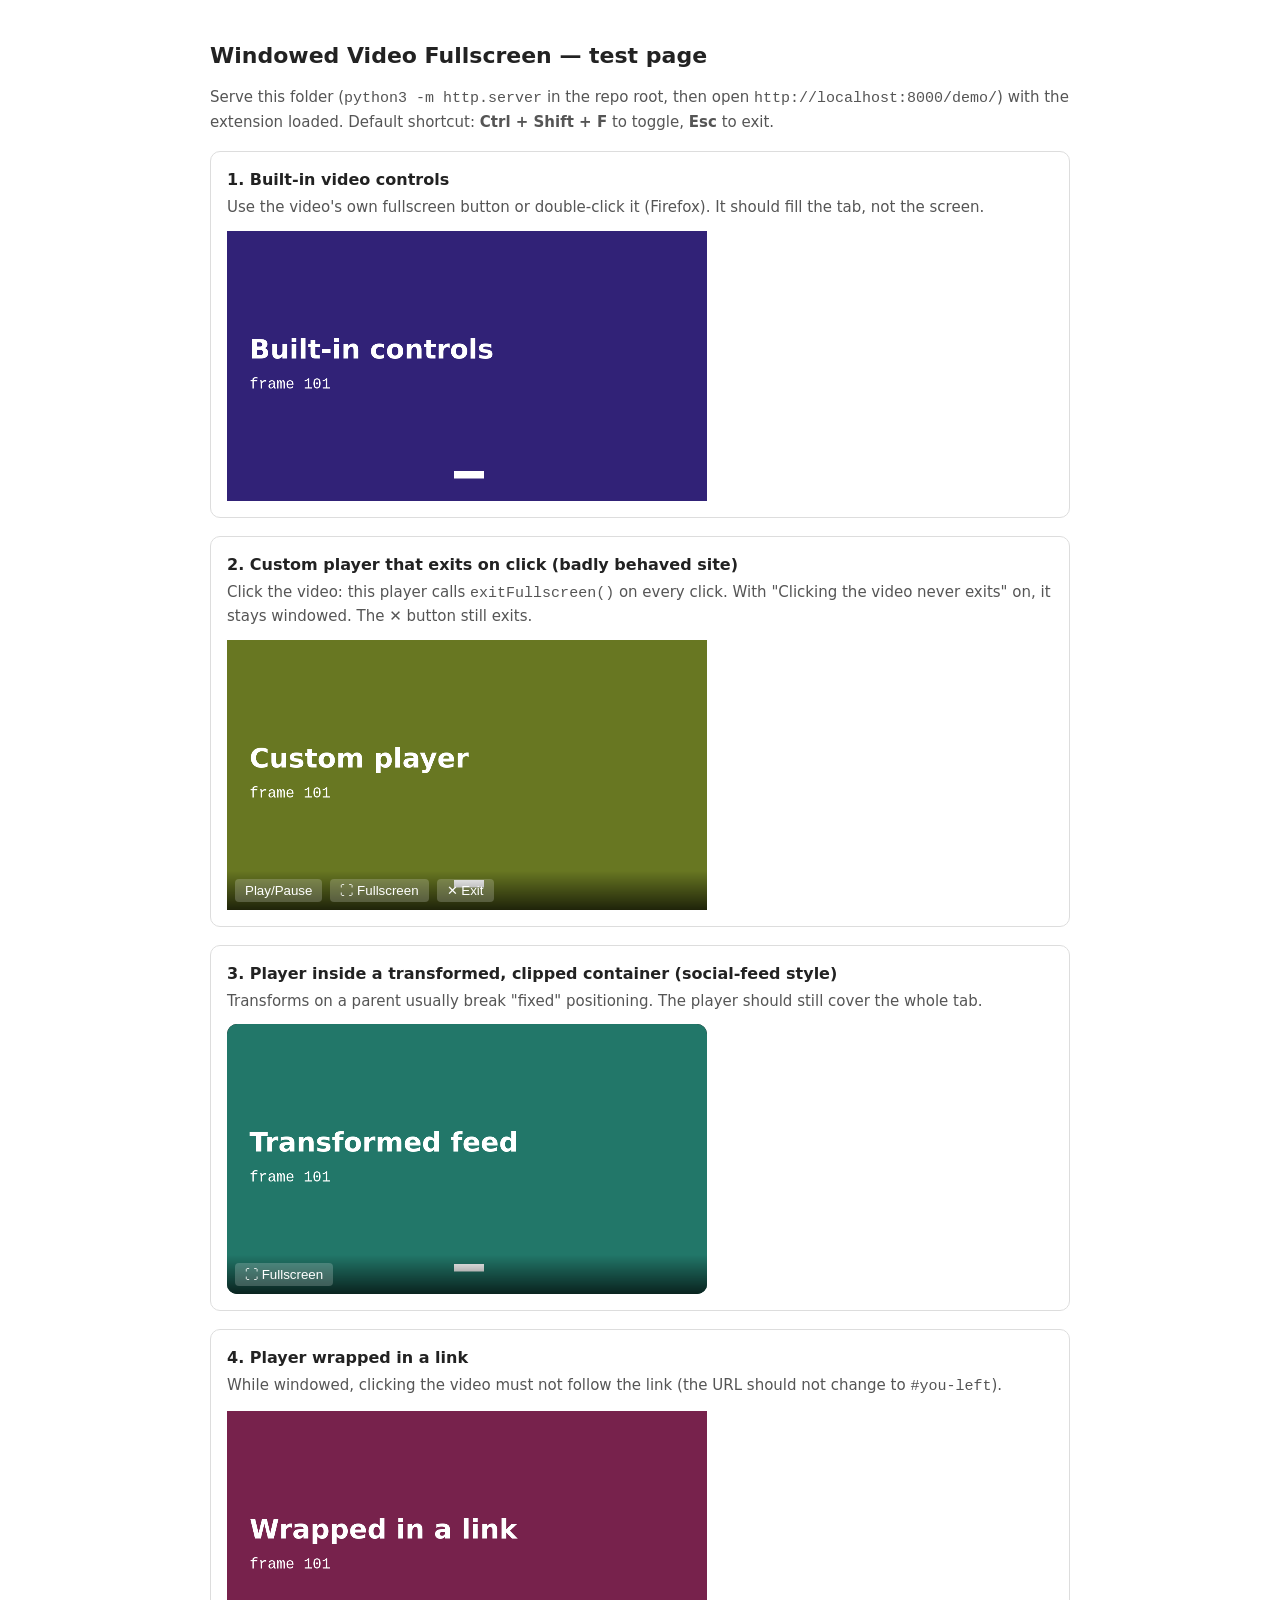
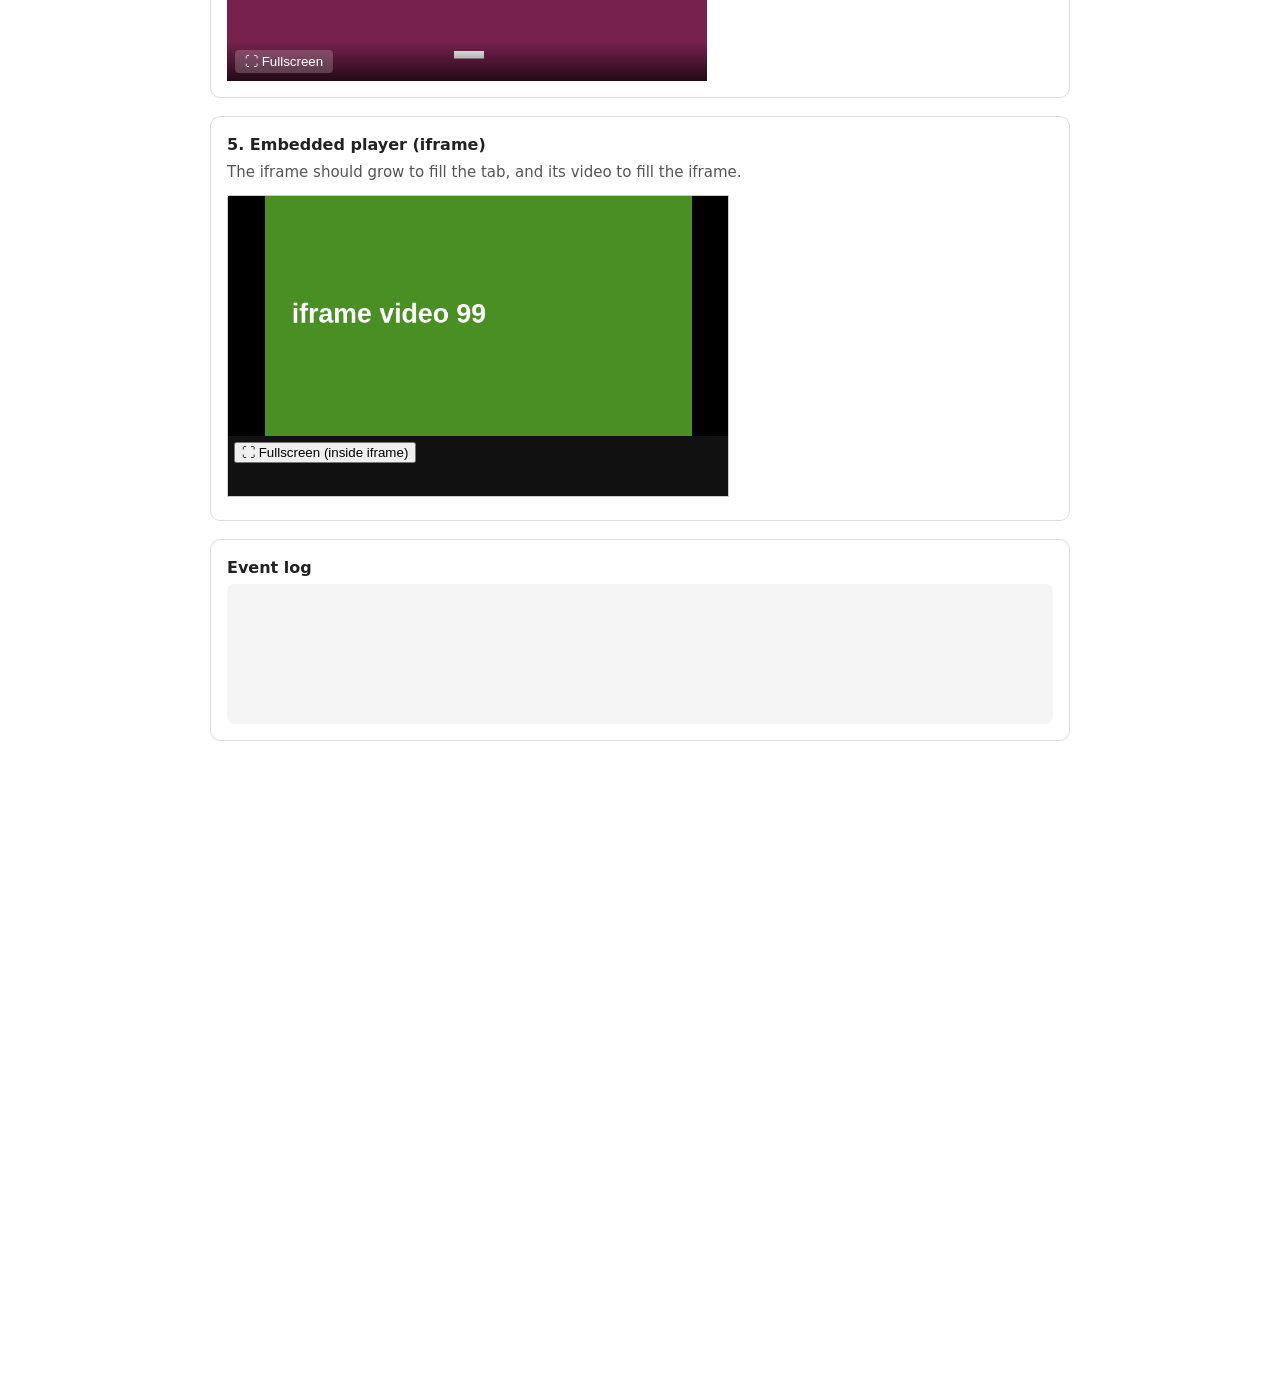
<file: demo/index.html>
<!doctype html>
<html lang="en">
<head>
<meta charset="utf-8">
<meta name="viewport" content="width=device-width, initial-scale=1">
<title>Windowed Video Fullscreen — test page</title>
<style>
  body { font: 15px/1.5 system-ui, sans-serif; max-width: 860px; margin: 0 auto; padding: 24px; color: #222; }
  h1 { font-size: 22px; }
  section { border: 1px solid #ddd; border-radius: 10px; padding: 16px; margin: 18px 0; }
  h2 { font-size: 16px; margin: 0 0 4px; }
  p { margin: 4px 0 12px; color: #555; }
  video { width: 480px; max-width: 100%; aspect-ratio: 16 / 9; background: #000; display: block; }
  .player { position: relative; width: 480px; max-width: 100%; }
  .bar { position: absolute; left: 0; right: 0; bottom: 0; display: flex; gap: 8px; padding: 8px; background: linear-gradient(transparent, rgba(0,0,0,.7)); }
  .bar button { background: rgba(255,255,255,.2); color: #fff; border: 0; border-radius: 4px; padding: 4px 10px; cursor: pointer; }
  .transformed { transform: translateZ(0) scale(1); filter: saturate(1); overflow: hidden; border-radius: 10px; width: 480px; }
  iframe { width: 500px; max-width: 100%; height: 300px; border: 1px solid #ccc; }
  #log { font: 12px ui-monospace, monospace; background: #f5f5f5; padding: 10px; border-radius: 8px; height: 120px; overflow: auto; white-space: pre-wrap; }
  .tall { height: 600px; }
</style>
</head>
<body>
<h1>Windowed Video Fullscreen — test page</h1>
<p>Serve this folder (<code>python3 -m http.server</code> in the repo root, then open
  <code>http://localhost:8000/demo/</code>) with the extension loaded. Default shortcut: <b>Ctrl + Shift + F</b> to toggle, <b>Esc</b> to exit.</p>

<section>
  <h2>1. Built-in video controls</h2>
  <p>Use the video's own fullscreen button or double-click it (Firefox). It should fill the tab, not the screen.</p>
  <video id="native" controls muted loop></video>
</section>

<section>
  <h2>2. Custom player that exits on click (badly behaved site)</h2>
  <p>Click the video: this player calls <code>exitFullscreen()</code> on every click. With "Clicking the video never exits" on, it stays windowed. The ✕ button still exits.</p>
  <div class="player" id="custom">
    <video id="customVideo" muted loop></video>
    <div class="bar">
      <button id="play">Play/Pause</button>
      <button id="fs">⛶ Fullscreen</button>
      <button id="exitfs" aria-label="Exit fullscreen">✕ Exit</button>
    </div>
  </div>
</section>

<section>
  <h2>3. Player inside a transformed, clipped container (social-feed style)</h2>
  <p>Transforms on a parent usually break "fixed" positioning. The player should still cover the whole tab.</p>
  <div class="transformed"><div class="player" id="feedPlayer"><video id="feedVideo" muted loop></video>
    <div class="bar"><button class="fsbtn">⛶ Fullscreen</button></div></div></div>
</section>

<section>
  <h2>4. Player wrapped in a link</h2>
  <p>While windowed, clicking the video must not follow the link (the URL should not change to <code>#you-left</code>).</p>
  <a href="#you-left"><div class="player" id="linkPlayer"><video id="linkVideo" muted loop></video>
    <div class="bar"><button class="fsbtn">⛶ Fullscreen</button></div></div></a>
</section>

<section>
  <h2>5. Embedded player (iframe)</h2>
  <p>The iframe should grow to fill the tab, and its video to fill the iframe.</p>
  <iframe id="frame" title="Embedded player" allowfullscreen srcdoc='<!doctype html>
<style>body{margin:0;background:#111;font:13px sans-serif;color:#fff}video{width:100%;height:240px;display:block;background:#000}button{margin:6px}</style>
<video id="v" muted loop></video><button id="b">⛶ Fullscreen (inside iframe)</button>
<script>
const c=document.createElement("canvas");c.width=640;c.height=360;const x=c.getContext("2d");let t=0;
(function d(){t++;x.fillStyle="hsl("+(t%360)+",60%,35%)";x.fillRect(0,0,640,360);x.fillStyle="#fff";x.font="bold 40px sans-serif";x.fillText("iframe video "+t,40,190);requestAnimationFrame(d)})();
const v=document.getElementById("v");v.srcObject=c.captureStream(30);v.play();
document.getElementById("b").onclick=()=>v.requestFullscreen();
</script>'></iframe>
</section>

<section>
  <h2>Event log</h2>
  <div id="log"></div>
</section>
<div class="tall"></div>

<script>
  const log = (m) => { const el = document.getElementById("log"); el.textContent += new Date().toLocaleTimeString() + "  " + m + "\n"; el.scrollTop = el.scrollHeight; };
  document.addEventListener("fullscreenchange", () => {
    const el = document.fullscreenElement;
    log("fullscreenchange → " + (el ? "<" + el.tagName.toLowerCase() + (el.id ? "#" + el.id : "") + ">" : "none"));
  });

  // Animated test pattern so no video files are needed.
  function feed(video, label, hue) {
    const c = document.createElement("canvas"); c.width = 1280; c.height = 720;
    const x = c.getContext("2d"); let t = 0;
    (function draw() {
      t++;
      x.fillStyle = `hsl(${(hue + t / 2) % 360}, 55%, 30%)`; x.fillRect(0, 0, 1280, 720);
      x.fillStyle = "#fff"; x.font = "bold 72px system-ui"; x.fillText(label, 60, 340);
      x.font = "40px ui-monospace, monospace"; x.fillText("frame " + t, 60, 420);
      x.fillRect((t * 6) % 1280, 640, 80, 20);
      requestAnimationFrame(draw);
    })();
    video.srcObject = c.captureStream(30);
    video.play().catch(() => {});
  }
  feed(document.getElementById("native"), "Built-in controls", 200);
  feed(document.getElementById("customVideo"), "Custom player", 20);
  feed(document.getElementById("feedVideo"), "Transformed feed", 120);
  feed(document.getElementById("linkVideo"), "Wrapped in a link", 280);

  const custom = document.getElementById("custom");
  const cv = document.getElementById("customVideo");
  document.getElementById("fs").onclick = () => custom.requestFullscreen();
  document.getElementById("exitfs").onclick = () => document.exitFullscreen();
  document.getElementById("play").onclick = () => (cv.paused ? cv.play() : cv.pause());
  cv.addEventListener("click", () => {
    log("custom player: video clicked, site calls exitFullscreen()");
    if (document.fullscreenElement) document.exitFullscreen();
  });

  for (const btn of document.querySelectorAll(".fsbtn")) {
    btn.addEventListener("click", (e) => {
      e.preventDefault(); e.stopPropagation();
      const p = btn.closest(".player");
      document.fullscreenElement ? document.exitFullscreen() : p.requestFullscreen();
    });
  }
  window.addEventListener("hashchange", () => log("navigated to " + location.hash + "  ← link was followed"));
</script>
</body>
</html>
</file>
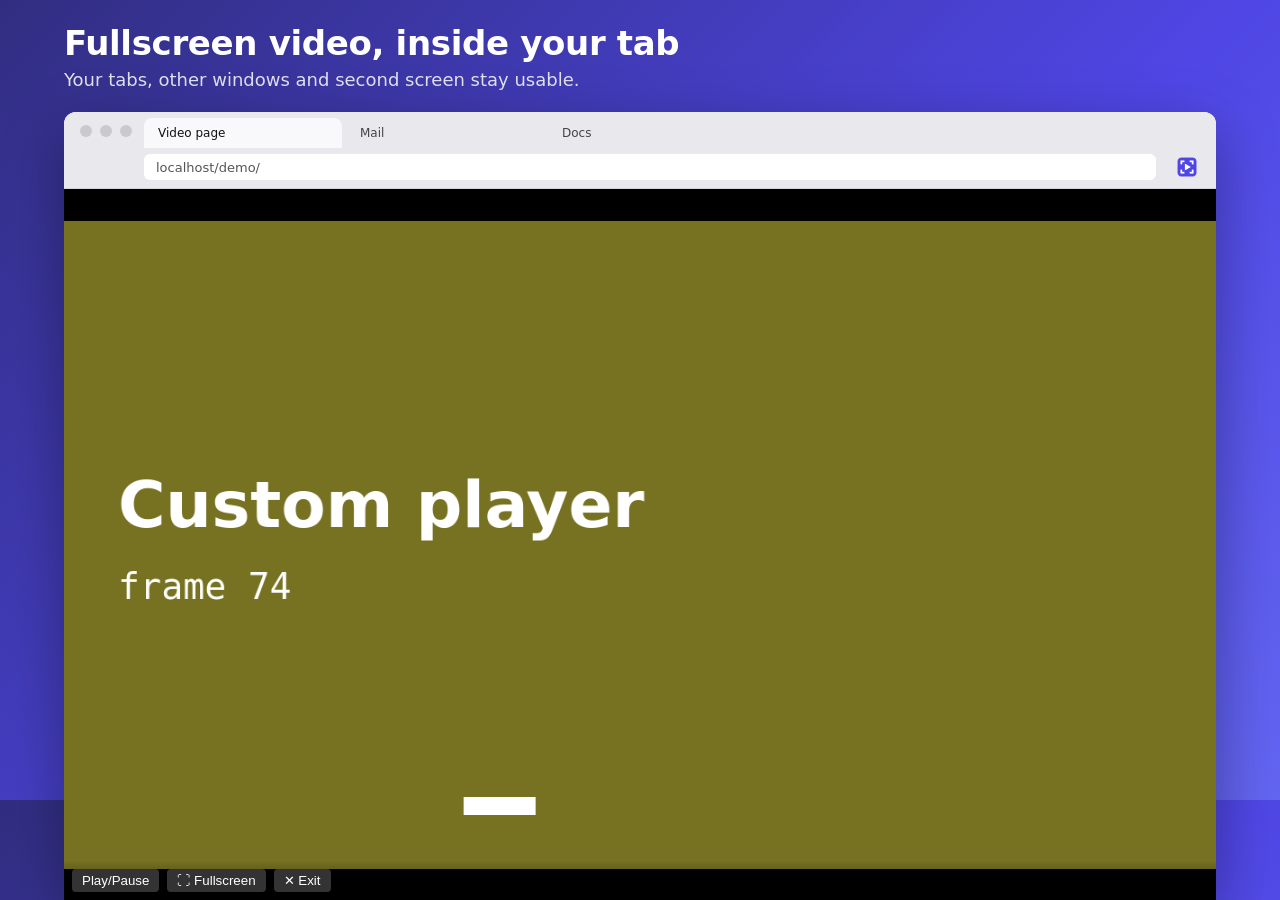
<file: amo/shot.html>
<!doctype html>
<html lang="en">
<head>
<meta charset="utf-8">
<title>Store screenshot</title>
<!-- Store screenshot composer (1280x800). Used by scripts/screenshots.sh: shot.html?scene=1..4 -->
<style>
  html, body { margin: 0; width: 1280px; height: 800px; overflow: hidden; }
  body { background: linear-gradient(135deg, #312e81, #4f46e5 60%, #6366f1); font-family: system-ui, -apple-system, "Segoe UI", sans-serif; color: #fff; }
  .caption { height: 112px; display: flex; flex-direction: column; justify-content: center; padding: 0 64px; }
  .caption h1 { margin: 0; font-size: 34px; font-weight: 700; letter-spacing: -0.01em; }
  .caption p { margin: 6px 0 0; font-size: 18px; opacity: .85; }
  .window { position: absolute; left: 64px; right: 64px; top: 112px; bottom: 0; background: #f9f9fb; border-radius: 12px 12px 0 0; overflow: hidden; box-shadow: 0 20px 60px rgba(0,0,0,.35); }
  .bar { height: 76px; background: #e8e8ed; border-bottom: 1px solid #d4d4da; position: relative; }
  .tabs { height: 36px; display: flex; align-items: flex-end; padding-left: 80px; gap: 4px; }
  .dots { position: absolute; left: 16px; top: 13px; display: flex; gap: 8px; }
  .dots i { width: 12px; height: 12px; border-radius: 50%; background: #c9c9cf; display: block; }
  .tab { height: 30px; padding: 0 14px; display: flex; align-items: center; font-size: 12px; color: #444; border-radius: 8px 8px 0 0; min-width: 170px; }
  .tab.on { background: #f9f9fb; color: #111; }
  .url { position: absolute; left: 80px; right: 60px; top: 42px; height: 26px; background: #fff; border-radius: 6px; font-size: 13px; color: #555; display: flex; align-items: center; padding: 0 12px; }
  .ext { position: absolute; right: 18px; top: 44px; width: 22px; height: 22px; border-radius: 5px; background: url(../src/icons/icon-32.png) center / 20px no-repeat; }
  .ext.on { outline: 2px solid #4f46e5; outline-offset: 2px; }
  iframe { position: absolute; top: 77px; left: 0; border: 0; width: 100%; height: calc(100% - 77px); background: #fff; }
  .popup { position: absolute; left: auto; right: 10px; top: 72px; width: 300px; height: 340px; border: 0; border-radius: 8px; box-shadow: 0 10px 30px rgba(0,0,0,.3); z-index: 2; background: #1c1b22; }
  .note { position: absolute; z-index: 3; background: #111827; color: #fff; font-size: 15px; padding: 10px 14px; border-radius: 8px; box-shadow: 0 6px 20px rgba(0,0,0,.35); }
</style>
</head>
<body>
<div class="caption"><h1 id="h"></h1><p id="s"></p></div>
<div class="window">
  <div class="bar">
    <div class="dots"><i></i><i></i><i></i></div>
    <div class="tabs"><div class="tab on" id="tabtitle">Video page</div><div class="tab">Mail</div><div class="tab">Docs</div></div>
    <div class="url" id="url">localhost/demo/</div>
    <div class="ext" id="ext"></div>
  </div>
  <iframe id="page" title="page"></iframe>
</div>
<script>
const scene = new URLSearchParams(location.search).get("scene") || "1";
const $ = (id) => document.getElementById(id);
const page = $("page");

function injectExtension(win) {
  return new Promise((res) => {
    const s = win.document.createElement("script");
    s.src = "/src/page.js";
    s.onload = res;
    win.document.head.append(s);
  });
}

const scenes = {
  "1": async () => {
    $("h").textContent = "Fullscreen video, inside your tab";
    $("s").textContent = "Your tabs, other windows and second screen stay usable.";
    page.src = "/demo/index.html";
    page.onload = async () => {
      const w = page.contentWindow;
      await injectExtension(w);
      await w.document.getElementById("custom").requestFullscreen();
    };
  },
  "2": async () => {
    $("h").textContent = "Clicking the video never kicks you out";
    $("s").textContent = "Works with each site's own player, controls and buttons.";
    page.src = "/demo/index.html";
    page.onload = async () => {
      const w = page.contentWindow;
      await injectExtension(w);
      await w.document.getElementById("feedPlayer").requestFullscreen();
      const n = document.createElement("div");
      n.className = "note";
      n.style.cssText = "right: 40px; top: 120px";
      n.textContent = "Click, double-click: still windowed. Esc or the player's button to exit.";
      document.querySelector(".window").append(n);
    };
  },
  "3": async () => {
    $("h").textContent = "Pick your own shortcuts";
    $("s").textContent = "Any key combination, as many as you like. Plus per-site on/off.";
    $("tabtitle").textContent = "Settings";
    $("url").textContent = "Windowed Video Fullscreen — Settings";
    page.src = "/dist/chrome/options/_preview.html";
  },
  "4": async () => {
    $("h").textContent = "One click from the toolbar";
    $("s").textContent = "Toggle the video, pick the quality, or switch it off for a site.";
    page.src = "/demo/index.html";
    page.onload = () => {
      const d = page.contentDocument;
      d.querySelector("body > p").remove(); // developer instructions
      d.querySelector("h1").textContent = "My video page";
    };
    $("ext").classList.add("on");
    const pop = document.createElement("iframe");
    pop.className = "popup";
    pop.src = "/dist/chrome/popup/_preview.html";
    document.querySelector(".window").append(pop);
  }
};
scenes[scene]();
</script>
</body>
</html>
</file>
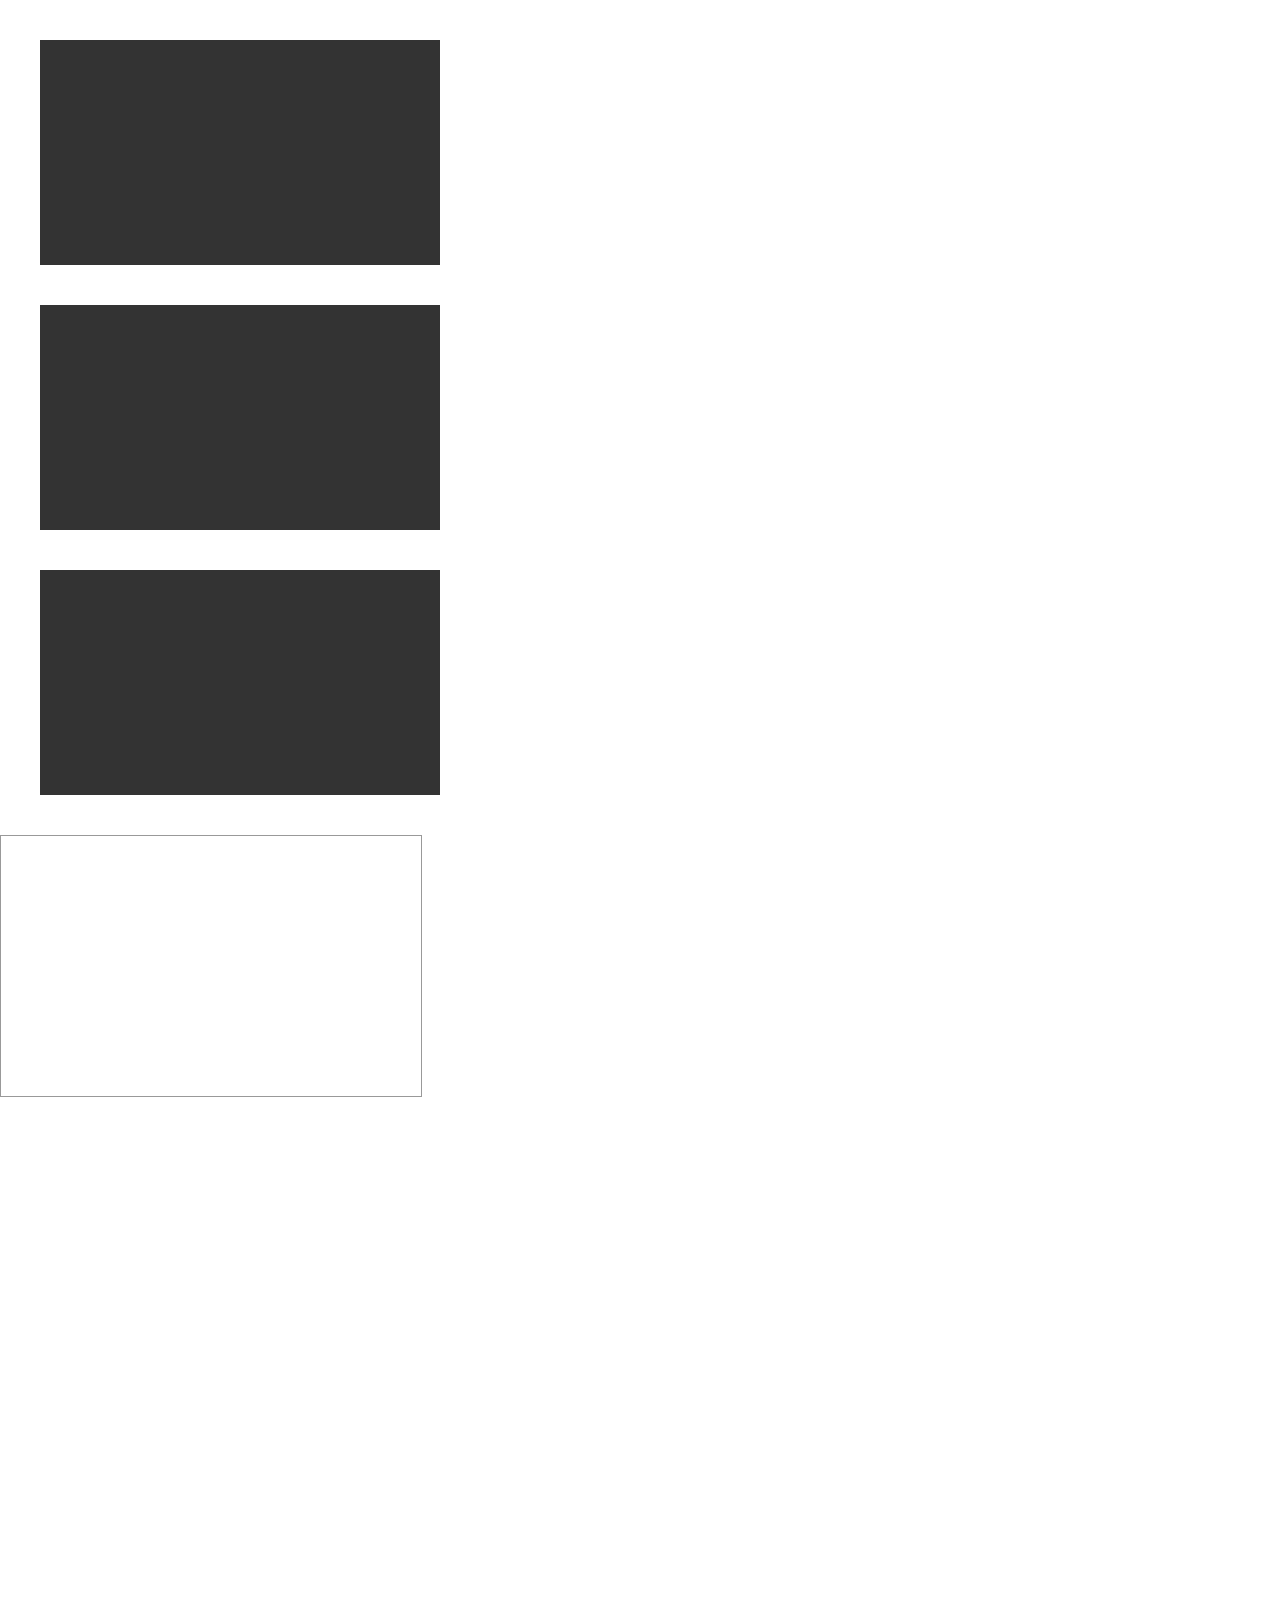
<file: tests/harness.html>
<!doctype html>
<html lang="en">
<head>
<meta charset="utf-8">
<title>wvfs harness</title>
<!-- page.js runs first, as it does at document_start in the extension. -->
<script src="../src/page.js"></script>
<style>
  body { margin: 0; font: 13px sans-serif; }
  .feed { transform: translateX(0); filter: blur(0); overflow: hidden; width: 500px; margin: 40px; position: relative; z-index: 1; }
  .player { width: 400px; height: 225px; background: #333; position: relative; }
  .player video { width: 400px; height: 225px; display: block; }
  iframe { width: 420px; height: 260px; border: 1px solid #999; }
  .tall { height: 3000px; }
</style>
</head>
<body>
<div class="feed" id="feed1">
  <div class="video-player player" id="p1">
    <video id="v1" muted></video>
    <button id="exitBtn" aria-label="Exit full screen">x</button>
  </div>
</div>

<div class="feed" id="feed2">
  <a href="#navigated" id="link">
    <div class="video-player player" id="p2"><video id="v2" muted></video></div>
  </a>
</div>

<div class="feed" id="feed3"><div id="slot3"><div class="player" id="p3"><video id="v3" muted></video></div></div></div>

<iframe id="frame" srcdoc='<!doctype html><script src="../src/page.js"></script><style>body{margin:0}video{width:400px;height:225px}</style><video id="cv" muted></video>'></iframe>

<div class="tall"></div>
<pre id="results"></pre>

<script>
(async () => {
  const results = [];
  const ok = (name, cond, extra) => results.push({ name, pass: !!cond, extra });
  const sleep = (ms) => new Promise((r) => setTimeout(r, ms));
  const $ = (id) => document.getElementById(id);
  const fills = (el) => {
    const r = el.getBoundingClientRect();
    return Math.abs(r.left) < 1 && Math.abs(r.top) < 1 && Math.abs(r.width - innerWidth) < 2 && Math.abs(r.height - innerHeight) < 2;
  };
  const key = (code, mods = {}) =>
    document.body.dispatchEvent(new KeyboardEvent("keydown", { code, key: code, bubbles: true, cancelable: true, ...mods }));
  const settings = (s) => document.dispatchEvent(new CustomEvent("wvfs:settings", { detail: JSON.stringify(s) }));

  try {
    // 1. Request on a player wrapper inside a transformed, overflow-hidden feed.
    let changes = 0;
    document.addEventListener("fullscreenchange", () => changes++);
    const p1StyleBefore = $("p1").getAttribute("style");
    const feedStyleBefore = $("feed1").getAttribute("style");
    await $("p1").requestFullscreen();
    ok("enter: fullscreenElement is the requested element", document.fullscreenElement === $("p1"));
    ok("enter: player fills the viewport despite transformed ancestor", fills($("p1")), JSON.stringify($("p1").getBoundingClientRect()));
    ok("enter: video fills the player", fills($("v1")));
    ok("enter: fullscreenchange fired", changes === 1);
    ok("enter: page scroll locked", getComputedStyle(document.documentElement).overflow === "hidden");

    // 2. Click protection: a click on the video that makes the site call exitFullscreen is ignored.
    $("v1").addEventListener("click", () => document.exitFullscreen());
    $("v1").dispatchEvent(new MouseEvent("click", { bubbles: true }));
    ok("click on video does not exit", document.fullscreenElement === $("p1"));
    $("v1").dispatchEvent(new MouseEvent("dblclick", { bubbles: true }));
    ok("double-click on video does not exit", document.fullscreenElement === $("p1"));

    // 3. The player's own exit button still works.
    $("exitBtn").addEventListener("click", () => document.exitFullscreen());
    $("exitBtn").dispatchEvent(new MouseEvent("click", { bubbles: true }));
    ok("player's exit button exits", document.fullscreenElement === null);
    ok("exit: styles restored on player", $("p1").getAttribute("style") === p1StyleBefore, $("p1").getAttribute("style"));
    ok("exit: styles restored on ancestor", $("feed1").getAttribute("style") === feedStyleBefore, $("feed1").getAttribute("style"));
    ok("exit: fullscreenchange fired again", changes === 2);

    // 4. exitFullscreen from code (no recent click) works.
    await sleep(700);
    await $("p1").requestFullscreen();
    await document.exitFullscreen();
    ok("programmatic exit works", document.fullscreenElement === null);

    // 5. Default keyboard shortcuts.
    key("KeyF", { ctrlKey: true, shiftKey: true });
    ok("Ctrl+Shift+F enters", document.fullscreenElement instanceof HTMLVideoElement, String(document.fullscreenElement && document.fullscreenElement.id));
    const picked = document.fullscreenElement;
    ok("shortcut on a <video> windows its player wrapper", picked && fills(picked.closest(".player")));
    key("Escape");
    ok("Escape exits", document.fullscreenElement === null);

    // 6. Custom shortcuts from settings.
    settings({ shortcuts: { toggle: [{ code: "KeyG", ctrl: false, shift: false, alt: false, meta: false }], exit: [] } });
    key("KeyF", { ctrlKey: true, shiftKey: true });
    ok("old shortcut no longer works", document.fullscreenElement === null);
    key("KeyG");
    ok("custom shortcut G enters", document.fullscreenElement !== null);
    key("Escape");
    ok("Escape does nothing when exit list is empty", document.fullscreenElement !== null);
    key("KeyG");
    ok("custom shortcut G exits", document.fullscreenElement === null);
    const input = document.createElement("input");
    document.body.append(input);
    input.focus();
    input.dispatchEvent(new KeyboardEvent("keydown", { code: "KeyG", key: "g", bubbles: true, cancelable: true }));
    ok("shortcut ignored while typing", document.fullscreenElement === null);
    input.remove();
    settings({ shortcuts: { toggle: [{ code: "KeyF", ctrl: true, shift: true }], exit: [{ code: "Escape" }] } });

    // 7. A link around the player doesn't navigate when the video is clicked.
    await $("v2").requestFullscreen();
    const ev = new MouseEvent("click", { bubbles: true, cancelable: true, button: 0 });
    $("v2").dispatchEvent(ev);
    ok("wrapping link click is cancelled", ev.defaultPrevented && location.hash !== "#navigated");
    await sleep(700);
    await document.exitFullscreen();

    // 8. Site re-renders the player: stay windowed on the new video.
    await $("v3").requestFullscreen();
    const fresh = document.createElement("div");
    fresh.className = "player";
    fresh.innerHTML = '<video id="v3b" muted></video>';
    $("p3").replaceWith(fresh);
    await sleep(400);
    ok("re-render: still active on the new video", document.fullscreenElement === $("v3b"), String(document.fullscreenElement && document.fullscreenElement.id));
    ok("re-render: new video fills the viewport", fills($("v3b")));
    await sleep(700);
    await document.exitFullscreen();

    // 9. Overlay mode.
    settings({ mode: "overlay" });
    await $("p1").requestFullscreen();
    ok("overlay: player moved into overlay", !!$("p1").closest("[data-wvfs-overlay]") && fills($("p1")));
    await document.exitFullscreen();
    ok("overlay: player put back", $("p1").parentElement === $("feed1") && !document.querySelector("[data-wvfs-overlay]"));
    settings({ mode: "inplace" });

    // 10. Iframe: child fullscreen maximises the <iframe> in the parent.
    const fwin = $("frame").contentWindow;
    await fwin.document.getElementById("cv").requestFullscreen();
    await sleep(100);
    ok("iframe: parent reports the iframe as fullscreen", document.fullscreenElement === $("frame"));
    ok("iframe: iframe fills the viewport", fills($("frame")));
    ok("iframe: child video fills the iframe", fills.call(null, fwin.document.getElementById("cv")) || (() => {
      const r = fwin.document.getElementById("cv").getBoundingClientRect();
      return Math.abs(r.width - fwin.innerWidth) < 2 && Math.abs(r.height - fwin.innerHeight) < 2;
    })());
    key("Escape"); // pressed in the parent
    await sleep(100);
    ok("iframe: Escape in parent exits parent", document.fullscreenElement === null);
    ok("iframe: ...and the child", fwin.document.fullscreenElement === null);
    await fwin.document.getElementById("cv").requestFullscreen();
    await sleep(100);
    await fwin.document.exitFullscreen();
    await sleep(100);
    ok("iframe: child exit also restores the parent", document.fullscreenElement === null);

    // 11. Disabled: falls through to the native API.
    settings({ enabled: false });
    let rejected = false;
    try { await $("p1").requestFullscreen(); } catch (_) { rejected = true; }
    ok("disabled: native fullscreen used (rejects without a user gesture)", rejected && document.fullscreenElement === null);
    settings({ enabled: true, siteDisabled: true });
    key("KeyF", { ctrlKey: true, shiftKey: true });
    ok("site disabled: shortcut does nothing", document.fullscreenElement === null);
    settings({ enabled: true, siteDisabled: false });

    // 12. Preferred quality (default 1080p) on supported players.
    await sleep(700);
    const mk = (html) => { const d = document.createElement("div"); d.innerHTML = html; document.body.prepend(d.firstElementChild); return document.body.firstElementChild; };

    // YouTube-like player: methods on .html5-video-player
    const yt = mk('<div class="html5-video-player" style="width:400px;height:225px"><video muted style="width:400px;height:225px"></video></div>');
    let ytSet = null;
    yt.getAvailableQualityLevels = () => ["hd1440", "hd1080", "hd720", "large", "auto"];
    yt.setPlaybackQualityRange = (a) => { ytSet = a; };
    await yt.requestFullscreen();
    ok("quality: YouTube switched to hd1080", ytSet === "hd1080", String(ytSet));
    await document.exitFullscreen();

    // Levels not offered: keep the site's choice.
    yt.getAvailableQualityLevels = () => ["hd720", "large", "auto"];
    ytSet = null;
    await yt.requestFullscreen();
    ok("quality: no 1080p offered -> unchanged", ytSet === null, String(ytSet));
    await document.exitFullscreen();

    // Levels load late: retried.
    let ready = false;
    yt.getAvailableQualityLevels = () => (ready ? ["hd1080", "hd720"] : []);
    ytSet = null;
    await yt.requestFullscreen();
    setTimeout(() => (ready = true), 300);
    await sleep(1200);
    ok("quality: retried until levels loaded", ytSet === "hd1080", String(ytSet));
    await document.exitFullscreen();

    // "Keep the site's choice"
    settings({ quality: "" });
    ytSet = null;
    await yt.requestFullscreen();
    await sleep(100);
    ok("quality: off -> unchanged", ytSet === null);
    await document.exitFullscreen();
    settings({ quality: "720" });
    yt.getAvailableQualityLevels = () => ["hd1080", "hd720"];
    await yt.requestFullscreen();
    ok("quality: custom preference 720 -> hd720", ytSet === "hd720", String(ytSet));
    await document.exitFullscreen();
    settings({ quality: "1080" });
    yt.remove();

    // hls.js: the site assigns window.Hls after page.js has run.
    window.Hls = class { constructor() { this.levels = [{ height: 480 }, { height: 720 }, { height: 1080 }]; this.nextLevel = -1; } attachMedia(m) { this.media = m; } destroy() {} static isSupported() { return true; } };
    ok("hls.js: static methods still work", window.Hls.isSupported() === true);
    const hv = mk('<video muted style="width:400px;height:225px"></video>');
    const hls = new window.Hls();
    hls.attachMedia(hv);
    await hv.requestFullscreen();
    ok("quality: hls.js nextLevel set to the 1080p level", hls.nextLevel === 2, String(hls.nextLevel));
    await document.exitFullscreen();
    hv.remove();

    // Video.js with the quality-levels plugin.
    const vjsBox = mk('<div style="width:400px;height:225px"><video muted style="width:400px;height:225px"></video></div>');
    const levels = [{ height: 1080, enabled: true }, { height: 720, enabled: true }, { height: 1080, enabled: true }];
    levels.length = 3;
    window.videojs = { getPlayers: () => ({ p: { el: () => vjsBox, qualityLevels: () => levels } }) };
    await vjsBox.querySelector("video").requestFullscreen();
    ok("quality: Video.js enables only 1080p levels", levels[0].enabled && !levels[1].enabled && levels[2].enabled);
    await document.exitFullscreen();
    vjsBox.remove();
    delete window.videojs;
  } catch (err) {
    ok("harness crashed", false, String(err && err.stack || err));
  }

  const failed = results.filter((r) => !r.pass);
  $("results").textContent = "WVFS_RESULTS " + JSON.stringify({ passed: results.length - failed.length, failed: failed.length, results });
})();
</script>
</body>
</html>
</file>
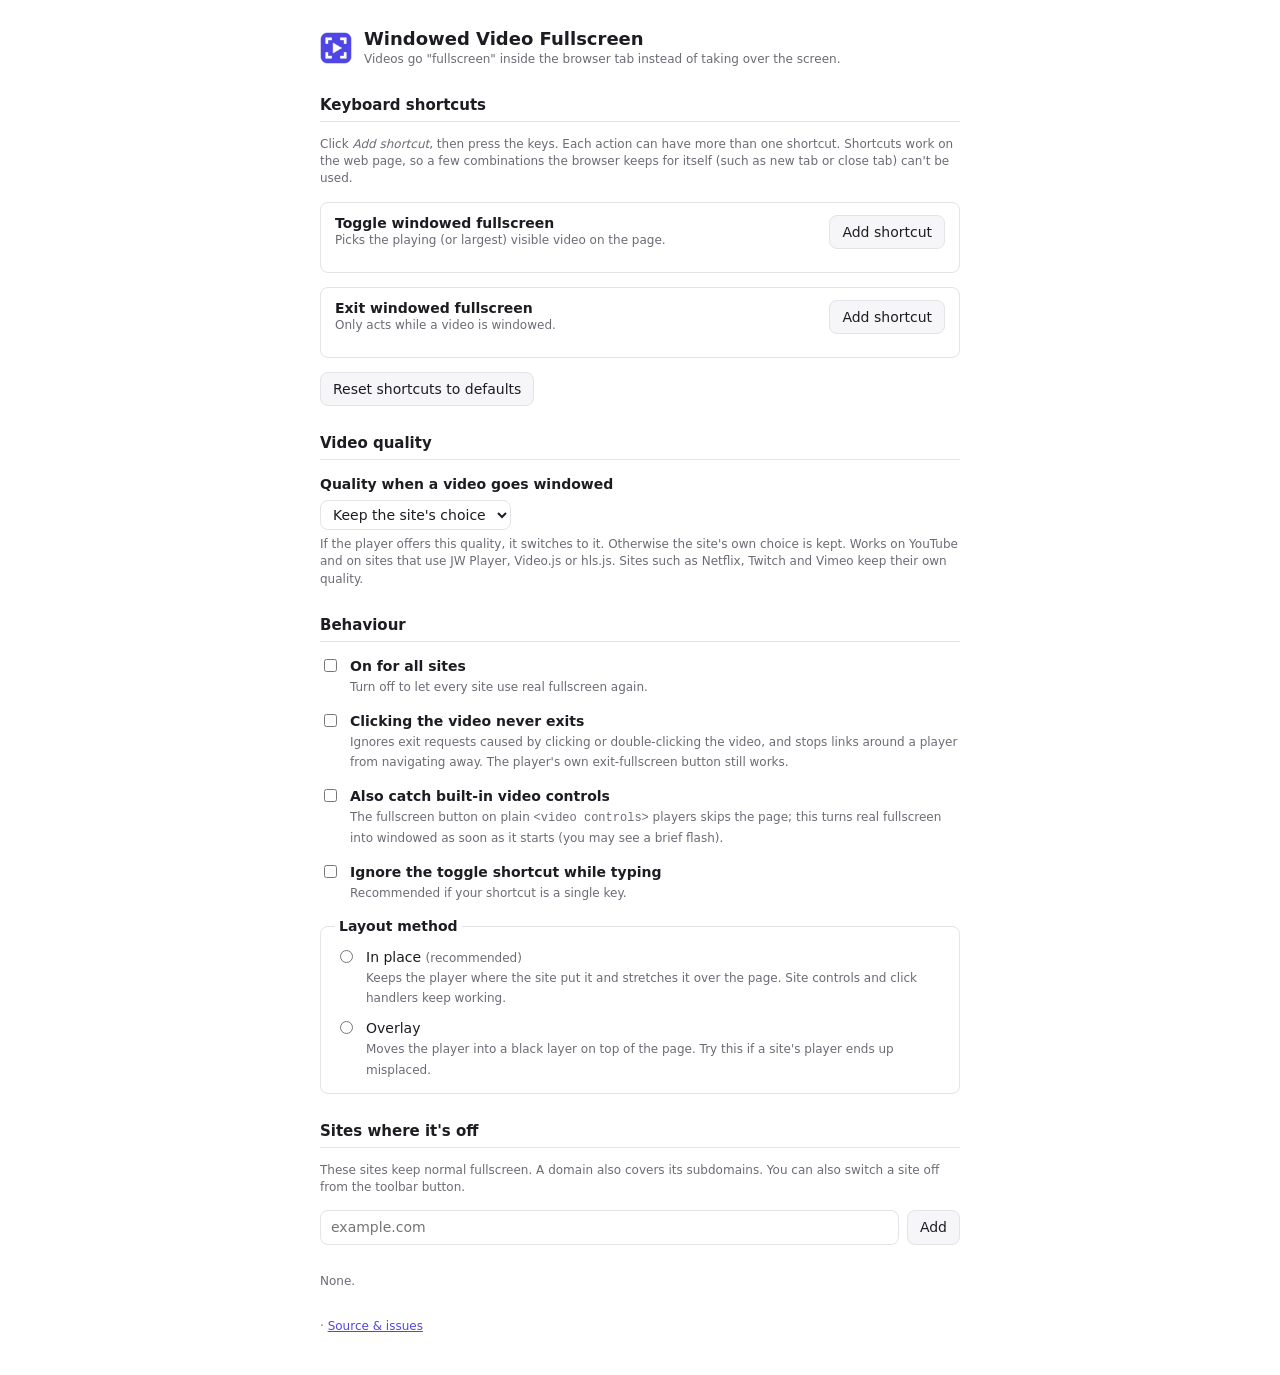
<file: src/options/options.html>
<!doctype html>
<html lang="en">
<head>
  <meta charset="utf-8">
  <meta name="viewport" content="width=device-width, initial-scale=1">
  <title>Windowed Video Fullscreen — Settings</title>
  <link rel="stylesheet" href="../shared/ui.css">
  <link rel="stylesheet" href="options.css">
</head>
<body>
  <div class="page">
    <header>
      <img src="../icons/icon-48.png" width="32" height="32" alt="">
      <div>
        <h1>Windowed Video Fullscreen</h1>
        <p class="muted small">Videos go "fullscreen" inside the browser tab instead of taking over the screen.</p>
      </div>
      <span id="saved" class="saved" role="status" aria-live="polite"></span>
    </header>

    <section aria-labelledby="h-shortcuts">
      <h2 id="h-shortcuts">Keyboard shortcuts</h2>
      <p class="muted small">Click <em>Add shortcut</em>, then press the keys. Each action can have more than one shortcut.
        Shortcuts work on the web page, so a few combinations the browser keeps for itself (such as new tab or close tab) can't be used.</p>

      <div class="action" data-action="toggle">
        <div class="action-head">
          <div>
            <h3>Toggle windowed fullscreen</h3>
            <p class="muted small">Picks the playing (or largest) visible video on the page.</p>
          </div>
          <button class="add">Add shortcut</button>
        </div>
        <ul class="bindings"></ul>
      </div>

      <div class="action" data-action="exit">
        <div class="action-head">
          <div>
            <h3>Exit windowed fullscreen</h3>
            <p class="muted small">Only acts while a video is windowed.</p>
          </div>
          <button class="add">Add shortcut</button>
        </div>
        <ul class="bindings"></ul>
      </div>

      <p id="warning" class="warning small" hidden></p>
      <button id="reset-shortcuts">Reset shortcuts to defaults</button>
    </section>

    <section aria-labelledby="h-quality">
      <h2 id="h-quality">Video quality</h2>
      <div class="field">
        <label for="quality"><strong>Quality when a video goes windowed</strong></label>
        <select id="quality">
          <option value="">Keep the site's choice</option>
          <option value="2160">2160p (4K)</option>
          <option value="1440">1440p</option>
          <option value="1080">1080p</option>
          <option value="720">720p</option>
          <option value="480">480p</option>
          <option value="360">360p</option>
        </select>
        <p class="muted small">If the player offers this quality, it switches to it. Otherwise the site's own choice is kept.
          Works on YouTube and on sites that use JW Player, Video.js or hls.js. Sites such as Netflix, Twitch and Vimeo keep their own quality.</p>
      </div>
    </section>

    <section aria-labelledby="h-behaviour">
      <h2 id="h-behaviour">Behaviour</h2>

      <label class="check">
        <input type="checkbox" id="enabled">
        <span><strong>On for all sites</strong><br>
          <span class="muted small">Turn off to let every site use real fullscreen again.</span></span>
      </label>

      <label class="check">
        <input type="checkbox" id="clickProtection">
        <span><strong>Clicking the video never exits</strong><br>
          <span class="muted small">Ignores exit requests caused by clicking or double-clicking the video, and stops links around a player from navigating away. The player's own exit-fullscreen button still works.</span></span>
      </label>

      <label class="check">
        <input type="checkbox" id="convertNative">
        <span><strong>Also catch built-in video controls</strong><br>
          <span class="muted small">The fullscreen button on plain <code>&lt;video controls&gt;</code> players skips the page; this turns real fullscreen into windowed as soon as it starts (you may see a brief flash).</span></span>
      </label>

      <label class="check">
        <input type="checkbox" id="ignoreWhileTyping">
        <span><strong>Ignore the toggle shortcut while typing</strong><br>
          <span class="muted small">Recommended if your shortcut is a single key.</span></span>
      </label>

      <fieldset>
        <legend><strong>Layout method</strong></legend>
        <label class="check">
          <input type="radio" name="mode" value="inplace">
          <span>In place <span class="muted small">(recommended)</span><br>
            <span class="muted small">Keeps the player where the site put it and stretches it over the page. Site controls and click handlers keep working.</span></span>
        </label>
        <label class="check">
          <input type="radio" name="mode" value="overlay">
          <span>Overlay<br>
            <span class="muted small">Moves the player into a black layer on top of the page. Try this if a site's player ends up misplaced.</span></span>
        </label>
      </fieldset>
    </section>

    <section aria-labelledby="h-sites">
      <h2 id="h-sites">Sites where it's off</h2>
      <p class="muted small">These sites keep normal fullscreen. A domain also covers its subdomains. You can also switch a site off from the toolbar button.</p>
      <form id="add-site" class="add-site">
        <input id="site-input" type="text" placeholder="example.com" autocomplete="off" spellcheck="false" aria-label="Domain">
        <button type="submit">Add</button>
      </form>
      <ul id="sites" class="sites"></ul>
      <p id="no-sites" class="muted small">None.</p>
    </section>

    <footer class="muted small">
      <span id="version"></span> ·
      <a href="https://github.com/shehuawwal/windowed-video-fullscreen" target="_blank" rel="noopener">Source &amp; issues</a>
    </footer>
  </div>

  <script src="../shared/settings.js"></script>
  <script src="options.js"></script>
</body>
</html>
</file>
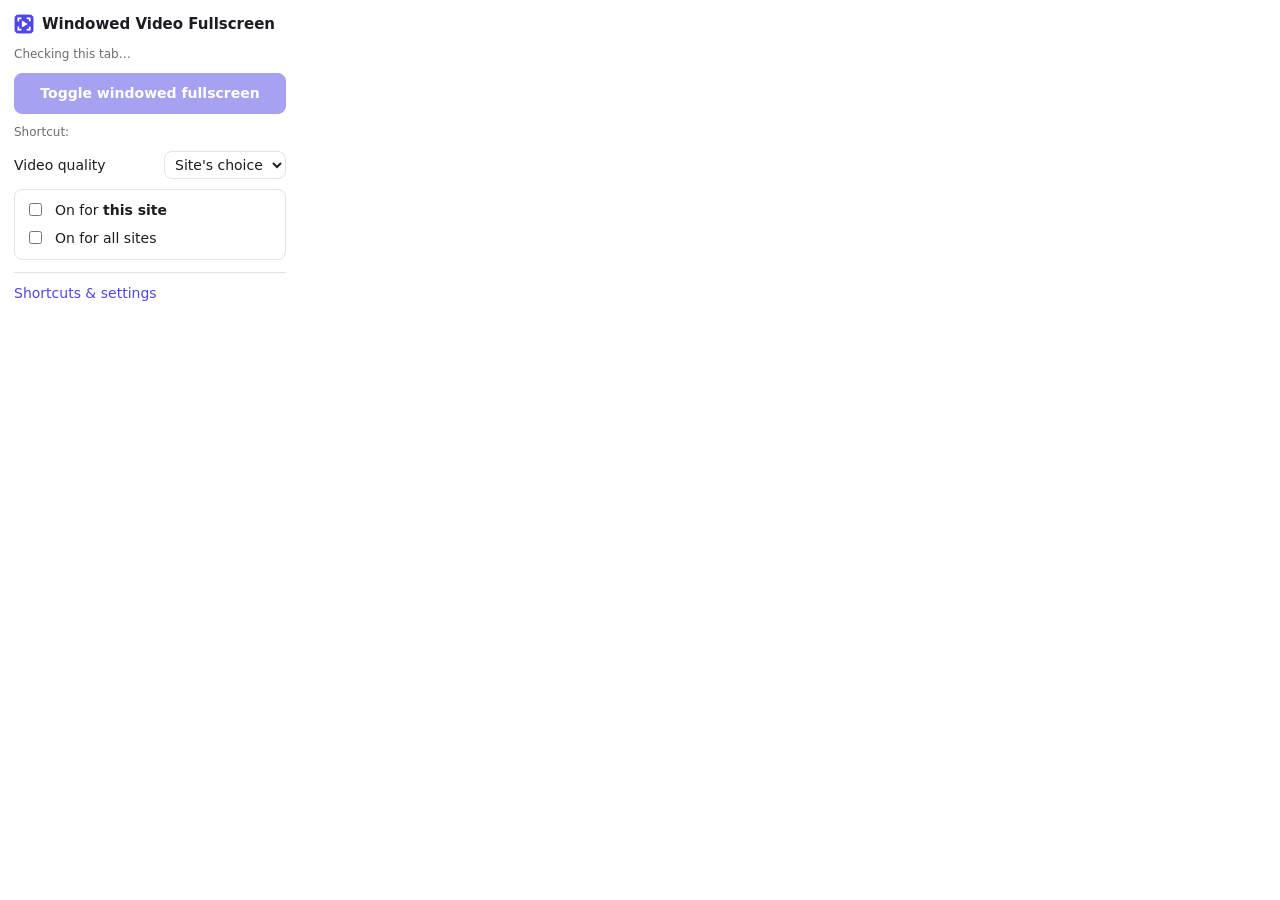
<file: src/popup/popup.html>
<!doctype html>
<html lang="en">
<head>
  <meta charset="utf-8">
  <meta name="viewport" content="width=device-width, initial-scale=1">
  <title>Windowed Video Fullscreen</title>
  <link rel="stylesheet" href="../shared/ui.css">
  <link rel="stylesheet" href="popup.css">
</head>
<body>
  <header>
    <img src="../icons/icon-32.png" width="20" height="20" alt="">
    <h1>Windowed Video Fullscreen</h1>
  </header>

  <main>
    <p id="status" class="muted small">Checking this tab…</p>

    <button id="toggle" class="primary" disabled>Toggle windowed fullscreen</button>
    <p class="small muted">Shortcut: <span id="shortcut"></span></p>

    <label class="quality">
      <span>Video quality</span>
      <select id="quality">
        <option value="">Site's choice</option>
        <option value="2160">2160p (4K)</option>
        <option value="1440">1440p</option>
        <option value="1080">1080p</option>
        <option value="720">720p</option>
        <option value="480">480p</option>
        <option value="360">360p</option>
      </select>
    </label>

    <div class="rows">
      <label class="check">
        <input type="checkbox" id="site">
        <span>On for <strong id="host">this site</strong></span>
      </label>
      <label class="check">
        <input type="checkbox" id="global">
        <span>On for all sites</span>
      </label>
    </div>
    <p id="reload" class="small muted" hidden>Already-open players pick this up on their next fullscreen. Reload the page if one acts oddly.</p>
  </main>

  <footer>
    <button id="options" class="link">Shortcuts &amp; settings</button>
  </footer>

  <script src="../shared/settings.js"></script>
  <script src="popup.js"></script>
</body>
</html>
</file>
<file: src/shared/ui.css>
:root {
  color-scheme: light dark;
  --bg: #ffffff;
  --fg: #1c1c22;
  --muted: #6b6b76;
  --line: #e3e3e8;
  --panel: #f6f6f8;
  --accent: #4f46e5;
  --accent-fg: #ffffff;
  --danger: #c2410c;
  --radius: 8px;
  font: 14px/1.45 system-ui, -apple-system, "Segoe UI", Roboto, sans-serif;
}

@media (prefers-color-scheme: dark) {
  :root {
    --bg: #1c1b22;
    --fg: #f1f1f4;
    --muted: #a3a3ad;
    --line: #34333c;
    --panel: #26252d;
    --accent: #818cf8;
    --accent-fg: #14131a;
    --danger: #fb923c;
  }
}

* { box-sizing: border-box; }

body {
  margin: 0;
  background: var(--bg);
  color: var(--fg);
}

h1, h2, h3 { margin: 0; line-height: 1.25; }
h1 { font-size: 18px; }
h2 { font-size: 15px; }

p { margin: 0; }
.muted { color: var(--muted); }
.small { font-size: 12px; }

button {
  font: inherit;
  border: 1px solid var(--line);
  background: var(--panel);
  color: var(--fg);
  border-radius: var(--radius);
  padding: 6px 12px;
  cursor: pointer;
}
button:hover { border-color: var(--muted); }
button:focus-visible, input:focus-visible, select:focus-visible, textarea:focus-visible {
  outline: 2px solid var(--accent);
  outline-offset: 2px;
}
button.primary {
  background: var(--accent);
  border-color: var(--accent);
  color: var(--accent-fg);
  font-weight: 600;
}
button.link {
  border: 0;
  background: none;
  color: var(--accent);
  padding: 0;
}
button:disabled { opacity: 0.5; cursor: default; }

kbd {
  font: 12px/1 ui-monospace, SFMono-Regular, Menlo, monospace;
  border: 1px solid var(--line);
  border-bottom-width: 2px;
  border-radius: 5px;
  padding: 3px 6px;
  background: var(--panel);
  white-space: nowrap;
}

label.check {
  display: flex;
  gap: 10px;
  align-items: flex-start;
  cursor: pointer;
}
label.check input { margin-top: 3px; }
</file>
<file: src/options/options.css>
.page {
  max-width: 680px;
  margin: 0 auto;
  padding: 28px 20px 40px;
  display: flex;
  flex-direction: column;
  gap: 28px;
}

header {
  display: flex;
  align-items: center;
  gap: 12px;
}
header > div { flex: 1; }

.saved {
  font-size: 12px;
  color: var(--muted);
  min-width: 48px;
  text-align: right;
}

section {
  display: flex;
  flex-direction: column;
  gap: 14px;
}
section > h2 {
  padding-bottom: 6px;
  border-bottom: 1px solid var(--line);
}
section > button { align-self: flex-start; }

.action {
  border: 1px solid var(--line);
  border-radius: var(--radius);
  padding: 12px 14px;
  display: flex;
  flex-direction: column;
  gap: 10px;
}
.action-head {
  display: flex;
  justify-content: space-between;
  align-items: flex-start;
  gap: 12px;
}
.action h3 { font-size: 14px; }
.action .add.recording {
  border-color: var(--accent);
  color: var(--accent);
}

.bindings, .sites {
  list-style: none;
  margin: 0;
  padding: 0;
  display: flex;
  flex-wrap: wrap;
  gap: 8px;
}
.bindings li, .sites li {
  display: flex;
  align-items: center;
  gap: 6px;
  padding: 4px 4px 4px 8px;
  border: 1px solid var(--line);
  border-radius: 999px;
  background: var(--panel);
}
.bindings li.empty {
  border-style: dashed;
  background: none;
  padding: 4px 10px;
  color: var(--muted);
  font-size: 12px;
}
.remove {
  border: 0;
  background: none;
  padding: 0 6px;
  font-size: 16px;
  line-height: 1;
  color: var(--muted);
}
.remove:hover { color: var(--danger); }

.warning { color: var(--danger); }

fieldset {
  border: 1px solid var(--line);
  border-radius: var(--radius);
  padding: 10px 14px 14px;
  margin: 0;
  display: flex;
  flex-direction: column;
  gap: 10px;
}
legend { padding: 0 4px; }

.field {
  display: flex;
  flex-direction: column;
  gap: 6px;
}
.field select {
  align-self: flex-start;
  font: inherit;
  padding: 5px 8px;
  border: 1px solid var(--line);
  border-radius: var(--radius);
  background: var(--bg);
  color: var(--fg);
}

.add-site {
  display: flex;
  gap: 8px;
}
.add-site input {
  flex: 1;
  font: inherit;
  padding: 6px 10px;
  border: 1px solid var(--line);
  border-radius: var(--radius);
  background: var(--bg);
  color: var(--fg);
}

footer a { color: var(--accent); }
code { font-size: 12px; }
</file>
<file: src/popup/popup.css>
body {
  width: 300px;
  padding: 14px;
  display: flex;
  flex-direction: column;
  gap: 12px;
}

header {
  display: flex;
  align-items: center;
  gap: 8px;
}
header h1 { font-size: 15px; }

main {
  display: flex;
  flex-direction: column;
  gap: 10px;
}

#toggle { width: 100%; padding: 9px 12px; }

.rows {
  display: flex;
  flex-direction: column;
  gap: 8px;
  padding: 10px;
  border: 1px solid var(--line);
  border-radius: var(--radius);
}

#host { word-break: break-all; }

.quality {
  display: flex;
  align-items: center;
  justify-content: space-between;
  gap: 8px;
}
.quality select {
  font: inherit;
  padding: 4px 6px;
  border: 1px solid var(--line);
  border-radius: var(--radius);
  background: var(--bg);
  color: var(--fg);
}

footer {
  border-top: 1px solid var(--line);
  padding-top: 10px;
}
</file>
